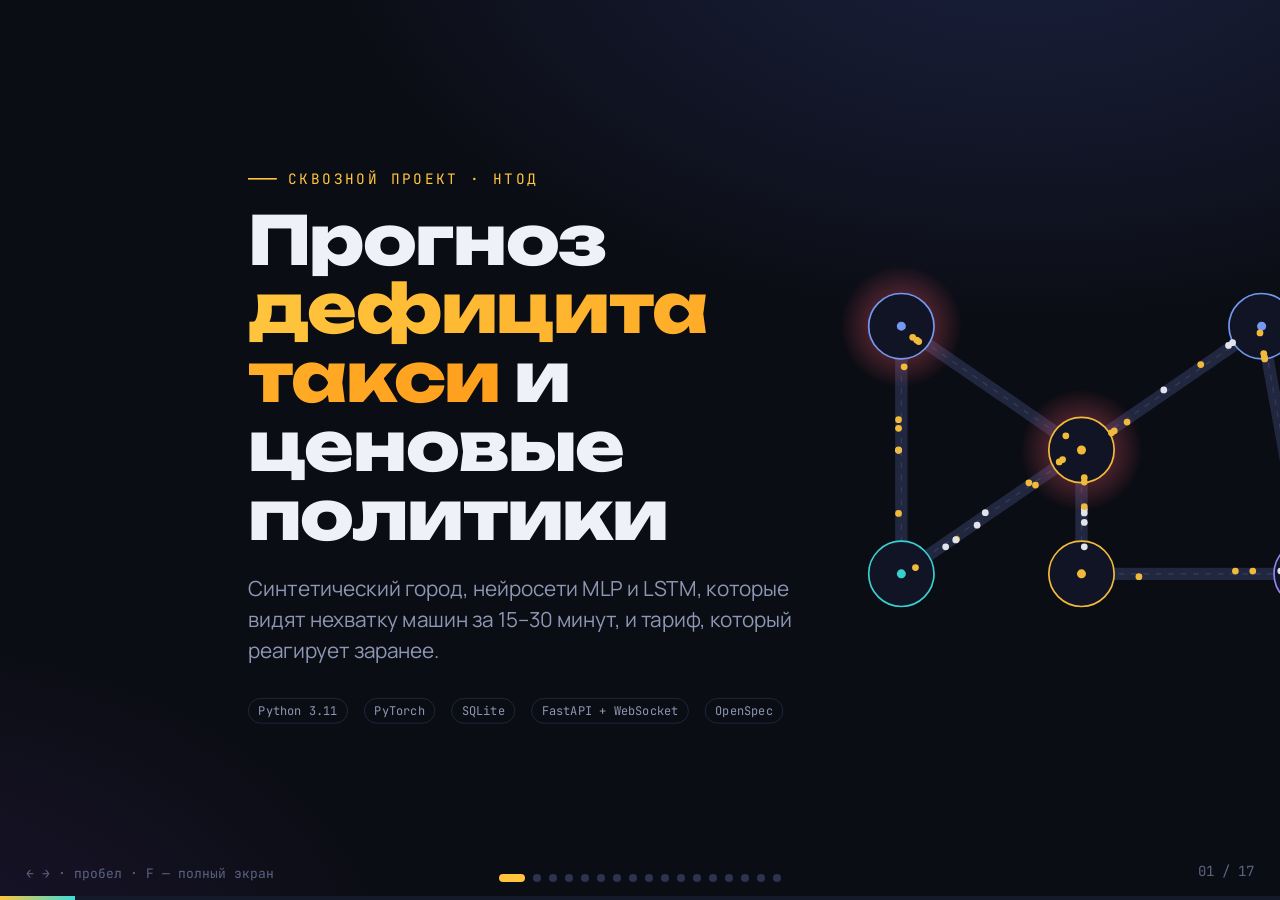
<file: presentation.html>
<!doctype html>
<html lang="ru">
<head>
<meta charset="utf-8">
<meta name="viewport" content="width=device-width, initial-scale=1">
<title>Дефицит такси — презентация</title>
<link rel="preconnect" href="https://fonts.googleapis.com">
<link href="https://fonts.googleapis.com/css2?family=Unbounded:wght@400;600;800&family=Manrope:wght@400;500;700&family=JetBrains+Mono:wght@400;600&display=swap" rel="stylesheet">
<style>
:root{
  --bg:#0b0d14; --bg2:#121624; --panel:#161b2c; --line:#262d45;
  --ink:#eef1f8; --mute:#8d96b3; --dim:#5a6382;
  --taxi:#ffc53d; --taxi2:#ff9f1c; --teal:#3ddbd9; --red:#ff5d73; --violet:#9b8cff; --green:#5be38f;
  --display:'Unbounded',system-ui,sans-serif; --body:'Manrope',system-ui,sans-serif; --mono:'JetBrains Mono',ui-monospace,monospace;
}
*{box-sizing:border-box;margin:0;padding:0}
html,body{height:100%;background:var(--bg);color:var(--ink);font-family:var(--body);overflow:hidden}
body{background:radial-gradient(1200px 700px at 80% -10%,#1b2140 0,transparent 60%),radial-gradient(900px 600px at -10% 110%,#1d1530 0,transparent 60%),var(--bg)}

/* stage: fixed 1600x900, scaled to fit */
#viewport{position:fixed;inset:0;display:grid;place-items:center}
#stage{width:1600px;height:900px;position:relative;transform-origin:center center;flex:none}
.slide{position:absolute;inset:0;padding:80px 110px;display:flex;flex-direction:column;opacity:0;pointer-events:none;transform:translateX(60px) scale(.985);transition:opacity .6s ease,transform .7s cubic-bezier(.2,.8,.2,1)}
.slide.active{opacity:1;pointer-events:auto;transform:none}
.slide.prev{transform:translateX(-60px) scale(.985)}

.rv{opacity:0;transform:translateY(22px);transition:opacity .6s ease,transform .7s cubic-bezier(.2,.8,.2,1)}
.slide.active .rv{opacity:1;transform:none}
.slide.active .rv:nth-child(1){transition-delay:.08s}.slide.active .rv:nth-child(2){transition-delay:.16s}
.slide.active .rv:nth-child(3){transition-delay:.24s}.slide.active .rv:nth-child(4){transition-delay:.32s}
.slide.active .rv:nth-child(5){transition-delay:.40s}.slide.active .rv:nth-child(6){transition-delay:.48s}
.slide.active .rv:nth-child(7){transition-delay:.56s}.slide.active .rv:nth-child(8){transition-delay:.64s}

.kicker{font-family:var(--mono);font-size:18px;letter-spacing:.18em;text-transform:uppercase;color:var(--taxi);display:flex;align-items:center;gap:14px;margin-bottom:22px}
.kicker::before{content:"";width:36px;height:2px;background:var(--taxi)}
h1{font-family:var(--display);font-weight:800;font-size:84px;line-height:1.02;letter-spacing:-.02em}
h2{font-family:var(--display);font-weight:600;font-size:52px;line-height:1.1;letter-spacing:-.01em;margin-bottom:36px}
h3{font-family:var(--display);font-weight:600;font-size:24px;margin-bottom:10px}
p,li{font-size:24px;line-height:1.5;color:#c9cfe2}
.mute{color:var(--mute)} .mono{font-family:var(--mono)}
.hl{color:var(--taxi)} .tl{color:var(--teal)} .rd{color:var(--red)} .vi{color:var(--violet)} .gr{color:var(--green)}
code{font-family:var(--mono);font-size:.86em;background:#1d2338;border:1px solid var(--line);padding:2px 8px;border-radius:6px;color:#ffd77a}

.grid{display:grid;gap:26px}
.g2{grid-template-columns:1fr 1fr}.g3{grid-template-columns:repeat(3,1fr)}.g4{grid-template-columns:repeat(4,1fr)}
.card{background:linear-gradient(180deg,#181e31,#131828);border:1px solid var(--line);border-radius:22px;padding:30px 32px;position:relative;overflow:hidden}
.card p{font-size:21px}
.card .ic{width:54px;height:54px;border-radius:14px;display:grid;place-items:center;margin-bottom:18px;font-size:26px}
.glow::after{content:"";position:absolute;inset:-1px;border-radius:inherit;padding:1px;background:linear-gradient(135deg,var(--taxi),transparent 40%,transparent 60%,var(--teal));-webkit-mask:linear-gradient(#000 0 0) content-box,linear-gradient(#000 0 0);-webkit-mask-composite:xor;mask-composite:exclude;opacity:.55;pointer-events:none}
.num{font-family:var(--display);font-weight:800;font-size:64px;line-height:1}
.tag{display:inline-block;font-family:var(--mono);font-size:15px;padding:5px 12px;border-radius:99px;border:1px solid var(--line);color:var(--mute);margin:0 8px 8px 0}

/* title */
#s-title{justify-content:center}
#s-title h1 span{background:linear-gradient(90deg,var(--taxi),var(--taxi2));-webkit-background-clip:text;background-clip:text;color:transparent}
#titleCity{position:absolute;right:40px;top:50%;transform:translateY(-50%);width:760px;opacity:.95}
.chip-row{display:flex;gap:12px;margin-top:40px;flex-wrap:wrap}

/* pipeline */
.pipe{display:flex;align-items:stretch;gap:0;margin-top:10px}
.pipe .st{flex:1;background:var(--panel);border:1px solid var(--line);border-radius:20px;padding:26px 22px;position:relative}
.pipe .st h3{font-size:21px}
.pipe .st p{font-size:18px;line-height:1.45}
.pipe .st .mono{font-size:14px;color:var(--dim);display:block;margin-top:12px}
.pipe .ar{width:46px;display:grid;place-items:center;color:var(--taxi);font-size:28px;flex:none}
.pipe .ar i{display:block;width:100%;height:2px;background:linear-gradient(90deg,transparent,var(--taxi));position:relative;overflow:hidden}
.pipe .ar i::after{content:"";position:absolute;left:-30%;top:0;width:30%;height:100%;background:#fff;animation:flow 1.6s linear infinite}
@keyframes flow{to{left:130%}}

/* loop */
.loop{display:grid;grid-template-columns:repeat(5,1fr);gap:18px;counter-reset:s}
.loop .card{padding:26px 24px}
.loop .card::before{counter-increment:s;content:"0" counter(s);font-family:var(--mono);color:var(--taxi);font-size:16px;display:block;margin-bottom:14px}
.formula{font-family:var(--mono);font-size:26px;background:#10131f;border:1px solid var(--line);border-left:4px solid var(--red);border-radius:14px;padding:22px 28px;color:#fff;margin-top:30px}

/* bars */
.bars{display:flex;flex-direction:column;gap:18px}
.bar{display:grid;grid-template-columns:230px 1fr 90px;align-items:center;gap:18px;font-size:20px}
.bar .tr{height:34px;background:#141a2b;border-radius:10px;overflow:hidden;border:1px solid var(--line)}
.bar .fl{height:100%;width:0;border-radius:9px;transition:width 1.1s cubic-bezier(.2,.8,.2,1)}
.bar .v{font-family:var(--mono);font-size:20px;text-align:right}
.seg{display:inline-flex;background:#121726;border:1px solid var(--line);border-radius:99px;padding:4px}
.seg button{all:unset;cursor:pointer;font-family:var(--mono);font-size:16px;padding:8px 18px;border-radius:99px;color:var(--mute)}
.seg button.on{background:var(--taxi);color:#1b1400;font-weight:600}

/* epoch */
.epoch{display:flex;height:84px;border-radius:16px;overflow:hidden;border:1px solid var(--line);margin:18px 0 12px}
.epoch div{display:flex;align-items:center;justify-content:center;font-family:var(--mono);font-size:18px;color:#0b0d14;font-weight:600}

/* table */
table{width:100%;border-collapse:collapse;font-size:22px}
th{font-family:var(--mono);font-weight:400;font-size:15px;color:var(--mute);text-transform:uppercase;letter-spacing:.1em;text-align:right;padding:14px 18px;border-bottom:1px solid var(--line)}
th:first-child,td:first-child{text-align:left}
td{padding:18px;text-align:right;border-bottom:1px solid #1c2236;font-family:var(--mono)}
td:first-child{font-family:var(--body);font-weight:700}
tr.win td{background:rgba(255,197,61,.06)}
.dot{display:inline-block;width:12px;height:12px;border-radius:50%;margin-right:12px;vertical-align:middle}
.pos{color:var(--green)} .neg{color:var(--red)}

/* timeline */
.tl-wrap{display:grid;grid-template-columns:repeat(5,1fr);gap:16px;margin-top:6px}
.ms{background:var(--panel);border:1px solid var(--line);border-radius:18px;padding:22px 20px;border-top:4px solid var(--c)}
.ms h3{font-size:20px;color:var(--c)}
.ms .d{font-family:var(--mono);font-size:14px;color:var(--dim);margin-bottom:14px}
.ms ul{list-style:none}
.ms li{font-family:var(--mono);font-size:16px;line-height:1.3;padding:7px 0;border-bottom:1px dashed #232a40;color:#cdd3e6}
.ms li:last-child{border:0}

/* chrome */
#hud{position:fixed;left:0;right:0;bottom:0;height:4px;background:#151a2a;z-index:5}
#bar{height:100%;width:0;background:linear-gradient(90deg,var(--taxi),var(--teal));transition:width .5s}
#ctr{position:fixed;right:26px;bottom:20px;font-family:var(--mono);font-size:14px;color:var(--dim);z-index:5}
#dots{position:fixed;left:50%;bottom:18px;transform:translateX(-50%);display:flex;gap:8px;z-index:5}
#dots b{width:8px;height:8px;border-radius:99px;background:#2b3350;cursor:pointer;transition:all .3s}
#dots b.on{width:26px;background:var(--taxi)}
#help{position:fixed;left:26px;bottom:18px;font-family:var(--mono);font-size:13px;color:var(--dim);z-index:5}
.navbtn{position:fixed;top:50%;transform:translateY(-50%);width:48px;height:48px;border-radius:50%;border:1px solid var(--line);background:rgba(18,22,36,.7);color:var(--mute);font-size:22px;cursor:pointer;z-index:5;opacity:.0;transition:opacity .3s}
body:hover .navbtn{opacity:.8}
#prevB{left:16px}#nextB{right:16px}
@media (max-width:700px){#help{display:none}}
</style>
</head>
<body>
<div id="viewport"><div id="stage">

<!-- 1. Title -->
<section class="slide" id="s-title">
  <svg id="titleCity" viewBox="0 0 1080 800"></svg>
  <div style="max-width:820px;position:relative">
    <div class="kicker rv">Сквозной проект · НТОД</div>
    <h1 class="rv">Прогноз <span>дефицита такси</span> и ценовые политики</h1>
    <p class="rv mute" style="margin-top:30px;font-size:26px;max-width:700px">Синтетический город, нейросети MLP и LSTM, которые видят нехватку машин за&nbsp;15–30&nbsp;минут, и тариф, который реагирует заранее.</p>
    <div class="chip-row rv"><span class="tag">Python 3.11</span><span class="tag">PyTorch</span><span class="tag">SQLite</span><span class="tag">FastAPI + WebSocket</span><span class="tag">OpenSpec</span></div>
  </div>
</section>

<!-- 2. Problem -->
<section class="slide">
  <div class="kicker rv">Проблема</div>
  <h2 class="rv">Когда дефицит виден, бороться с ним уже поздно</h2>
  <div class="grid g3" style="margin-top:20px">
    <div class="card rv"><div class="ic" style="background:rgba(255,93,115,.14)">⏱</div><h3>Реакция по факту</h3><p>Тариф поднимается, когда машин уже нет. Пока водители доедут из соседней зоны (5–10&nbsp;мин), пик проходит.</p></div>
    <div class="card rv glow"><div class="ic" style="background:rgba(255,197,61,.14)">🔮</div><h3>Прогноз</h3><p>Нейросеть по истории города оценивает спрос и вероятность дефицита в каждой зоне на&nbsp;<b class="hl">15 и 30 минут</b> вперёд.</p></div>
    <div class="card rv"><div class="ic" style="background:rgba(61,219,217,.14)">⚖</div><h3>Честная проверка</h3><p>Один и тот же мир (тот же seed) прогоняется с разными политиками. Сравнение идёт на одной и той же неделе.</p></div>
  </div>
  <p class="rv mute" style="margin-top:46px;font-size:22px">Главный вопрос: <span style="color:var(--ink)">лучше ли прогнозный тариф, чем реактивный и чем отсутствие политики?</span></p>
</section>

<!-- 3. Goals -->
<section class="slide">
  <div class="kicker rv">Цели проекта</div>
  <h2 class="rv">Четыре результата, которые можно проверить</h2>
  <div class="grid g2">
    <div class="card rv"><div class="num hl">01</div><h3 style="margin-top:14px">Детерминированный мир</h3><p>Дискретно-событийный симулятор с суточной волной, дождём и «пятничным вечером». Дефицит откалиброван в коридоре 10–20&nbsp;% времени.</p></div>
    <div class="card rv"><div class="num tl">02</div><h3 style="margin-top:14px">Нейросеть лучше наивов</h3><p>MLP и LSTM сравниваются с прогнозами «как сейчас» и «сутки назад» по MAE/RMSE, F1 и калибровке.</p></div>
    <div class="card rv"><div class="num vi">03</div><h3 style="margin-top:14px">Лаборатория политик</h3><p>Четыре ветки будущего A/B/C/D на одном seed: без политики, реактивная, по прогнозу MLP, по прогнозу LSTM.</p></div>
    <div class="card rv"><div class="num gr">04</div><h3 style="margin-top:14px">Всё видно глазами</h3><p>Веб-интерфейс с вкладками: живая карта «Город», «Лаборатория» (факт и прогноз) и «Сравнение» миров.</p></div>
  </div>
</section>

<!-- 4. Architecture -->
<section class="slide">
  <div class="kicker rv">Архитектура</div>
  <h2 class="rv">Конвейер от мира до вердикта</h2>
  <div class="pipe rv">
    <div class="st"><h3 class="hl">Симулятор</h3><p>Минутный цикл: спрос, водители, погода, тарифы</p><span class="mono">simulator/</span></div>
    <div class="ar"><i></i></div>
    <div class="st"><h3 class="tl">SQLite</h3><p><code>trips</code>, <code>zone_metrics_5min</code>, <code>forecasts</code></p><span class="mono">storage/</span></div>
    <div class="ar"><i></i></div>
    <div class="st"><h3 class="vi">ML</h3><p>Скользящее окно, MLP и LSTM, walk-forward инференс</p><span class="mono">ml/</span></div>
    <div class="ar"><i></i></div>
    <div class="st"><h3 style="color:var(--red)">Политики</h3><p>Ступенчатый тариф по P(дефицит), δ-калибровка</p><span class="mono">simulator/policy.py</span></div>
    <div class="ar"><i></i></div>
    <div class="st"><h3 class="gr">Веб</h3><p>FastAPI, REST и WS, карта и графики на чистом JS</p><span class="mono">app/</span></div>
  </div>
  <div class="grid g3 rv" style="margin-top:44px">
    <p class="mute" style="font-size:20px"><b style="color:var(--ink)">Единый конфиг</b> <code>config.yaml</code> со строгой валидацией pydantic: неизвестный ключ считается ошибкой.</p>
    <p class="mute" style="font-size:20px"><b style="color:var(--ink)">Детерминизм:</b> seed 42 → побитово одинаковые БД. Эпоха ML сверяется с эталоном по md5.</p>
    <p class="mute" style="font-size:20px"><b style="color:var(--ink)">Защита данных:</b> генерация в непустую БД завершается с кодом 2.</p>
  </div>
</section>

<!-- 5. City -->
<section class="slide">
  <div style="display:grid;grid-template-columns:1fr 820px;gap:40px;height:100%">
    <div>
      <div class="kicker rv">Город</div>
      <h2 class="rv">6 зон, 7 дорог, 380 машин</h2>
      <p class="rv">Каждая зона имеет архетип и две «притягательности»: как источник заказов и как цель поездок.</p>
      <div class="rv" style="margin-top:28px;display:flex;flex-direction:column;gap:12px;font-size:20px">
        <div><span class="dot" style="background:#7aa2ff"></span>спальные районы (×2)</div>
        <div><span class="dot" style="background:var(--taxi)"></span>центр и офисы</div>
        <div><span class="dot" style="background:var(--violet)"></span>аэропорт</div>
        <div><span class="dot" style="background:var(--teal)"></span>lounge: смешанная зона</div>
      </div>
      <p class="rv mute" style="margin-top:28px;font-size:19px">Кратчайшие пути считает Флойд при старте. Красная пульсация на карте показывает зону в дефиците.</p>
    </div>
    <svg id="cityMap" class="rv" viewBox="0 0 1080 800" style="width:100%;align-self:center"></svg>
  </div>
</section>

<!-- 6. Engine loop -->
<section class="slide">
  <div class="kicker rv">Как работает симулятор</div>
  <h2 class="rv">Каждая сим-минута проходит пять шагов</h2>
  <div class="loop">
    <div class="card rv"><h3>Среда</h3><p>Марковские переходы погоды, календарь, «пятничный вечер», тариф</p></div>
    <div class="card rv"><h3>Спрос</h3><p>Пуассон с мультипликативной λ: час × архетип × погода × событие, эластичность по тарифу</p></div>
    <div class="card rv"><h3>Диспатч</h3><p>Ближайший свободный водитель, ничья по id. Заказ ждёт не дольше 6&nbsp;мин</p></div>
    <div class="card rv"><h3>Движение</h3><p>Подача и поездка по матрице путей, в дождь дольше</p></div>
    <div class="card rv"><h3>Агрегация</h3><p>5-минутные метрики по зонам: заказы, свободные, ожидание, тариф</p></div>
  </div>
  <div class="formula rv">дефицит(зона, 5 мин) = <span class="hl">free_drivers / max(requests, 1) &lt; 0.5</span> &nbsp;или&nbsp; <span class="rd">unfulfilled &gt; 0</span></div>
  <p class="rv mute" style="margin-top:22px;font-size:20px">Случайность разделена на два независимых потока <code>SeedSequence.spawn(2)</code>: эндогенный (спрос) и экзогенный (погода). Политика меняет цену, но погода во всех ветках остаётся одинаковой.</p>
</section>

<!-- 7. Calibration -->
<section class="slide">
  <div class="kicker rv">Калибровка мира · M2</div>
  <h2 class="rv">От «всё красное» к осмысленной задаче</h2>
  <div class="grid g2" style="align-items:center;gap:60px">
    <div class="rv">
      <svg viewBox="0 0 600 340" style="width:100%">
        <defs><linearGradient id="gauge" x1="0" x2="1"><stop offset="0" stop-color="#5be38f"/><stop offset=".5" stop-color="#ffc53d"/><stop offset="1" stop-color="#ff5d73"/></linearGradient></defs>
        <path d="M60 300 A240 240 0 0 1 540 300" fill="none" stroke="#1c2236" stroke-width="34" stroke-linecap="round"/>
        <path d="M60 300 A240 240 0 0 1 540 300" fill="none" stroke="url(#gauge)" stroke-width="34" stroke-linecap="round" opacity=".9"/>
        <!-- corridor 10-20% -->
        <path id="corr" fill="none" stroke="#fff" stroke-width="6" stroke-linecap="round"/>
        <line id="needle" x1="300" y1="300" x2="300" y2="90" stroke="#fff" stroke-width="6" stroke-linecap="round" style="transform-origin:300px 300px;transition:transform 1.6s cubic-bezier(.3,1.4,.4,1)"/>
        <circle cx="300" cy="300" r="16" fill="#fff"/>
        <text x="60" y="336" fill="#5a6382" font-family="JetBrains Mono" font-size="18" text-anchor="middle">0%</text>
        <text x="540" y="336" fill="#5a6382" font-family="JetBrains Mono" font-size="18" text-anchor="middle">100%</text>
      </svg>
      <div style="text-align:center;margin-top:6px"><span class="num" id="gaugeVal">67.3%</span><div class="mono mute" style="margin-top:8px">доля дефицитных 5-минуток</div></div>
    </div>
    <div>
      <div class="card rv" style="margin-bottom:20px"><h3 class="rd">Было: 67,3 %</h3><p>Стартовые числа: парк 200, дефицит в 2/3 окон. Класс вырождается, модели нечего различать.</p></div>
      <div class="card rv glow" style="margin-bottom:20px"><h3 class="gr">Стало: 18,8 %</h3><p>Парк 380, новые профили спроса, <code>dest_decay_min</code>&nbsp;12. Цифра попадает в коридор [10, 20].</p></div>
      <p class="rv mute" style="font-size:19px">30 дней мира: 272 573 поездки, прогон за 22,5&nbsp;с при бюджете 60&nbsp;с. Приёмка <code>make accept-m2</code> проверяет критерии A1–A13.</p>
    </div>
  </div>
</section>

<!-- 8. Dataset -->
<section class="slide">
  <div class="kicker rv">Данные для ML · M3</div>
  <h2 class="rv">Эпоха 37 дней и защита от утечек</h2>
  <div class="rv">
    <div class="epoch">
      <div style="flex:28;background:linear-gradient(90deg,#7aa2ff,#9b8cff)">обучение · 28 дней</div>
      <div style="flex:2;background:var(--taxi)">вал</div>
      <div style="flex:7;background:var(--teal)">тест · 7 дней</div>
    </div>
    <div class="mono mute" style="display:flex;justify-content:space-between;font-size:15px"><span>день 1</span><span>первые 30 дней побитово совпадают с taxi.db (md5)</span><span>день 37</span></div>
  </div>
  <div class="grid g3" style="margin-top:44px">
    <div class="card rv"><div class="num hl" data-count="48174">0</div><p style="margin-top:10px">обучающих окон (плюс 3 456 на валидации)</p></div>
    <div class="card rv"><div class="num tl">3 ч</div><p style="margin-top:10px">окно истории. Победило в переборе 3/6/12&nbsp;ч: val MAE 1,81 против 1,85 и 1,84</p></div>
    <div class="card rv"><div class="num vi">15 / 30</div><p style="margin-top:10px">минут: горизонты прогноза спроса, свободных машин и вероятности дефицита</p></div>
  </div>
  <p class="rv mute" style="margin-top:30px;font-size:20px">Скейлеры обучаются только на train. Тестовая неделя прогоняется walk-forward: в момент <i>t</i> модель видит лишь прошлое. Прогнозы всех моделей пишутся в одну таблицу <code>forecasts</code>.</p>
</section>

<!-- 9. Models -->
<section class="slide">
  <div class="kicker rv">Модели</div>
  <h2 class="rv">Общее туловище и multi-task головы</h2>
  <svg class="rv" viewBox="0 0 1380 430" style="width:100%">
    <defs>
      <marker id="ah" viewBox="0 0 10 10" refX="9" refY="5" markerWidth="8" markerHeight="8" orient="auto"><path d="M0 0L10 5L0 10z" fill="#ffc53d"/></marker>
    </defs>
    <g font-family="Manrope" fill="#eef1f8">
      <rect x="0" y="70" width="250" height="120" rx="18" fill="#161b2c" stroke="#262d45"/>
      <text x="125" y="120" text-anchor="middle" font-size="24" font-weight="700">Окно 3 ч</text>
      <text x="125" y="154" text-anchor="middle" font-size="17" fill="#8d96b3">36 × признаки зоны</text>
      <rect x="0" y="240" width="250" height="120" rx="18" fill="#161b2c" stroke="#262d45"/>
      <text x="125" y="290" text-anchor="middle" font-size="24" font-weight="700">Зона</text>
      <text x="125" y="324" text-anchor="middle" font-size="17" fill="#8d96b3">embedding, dim 8</text>

      <rect x="360" y="40" width="360" height="160" rx="20" fill="rgba(155,140,255,.1)" stroke="#9b8cff"/>
      <text x="540" y="104" text-anchor="middle" font-size="28" font-weight="700" fill="#9b8cff">MLP</text>
      <text x="540" y="142" text-anchor="middle" font-size="18" fill="#c9cfe2">256 → 128, dropout 0.1</text>
      <rect x="360" y="230" width="360" height="160" rx="20" fill="rgba(61,219,217,.1)" stroke="#3ddbd9"/>
      <text x="540" y="294" text-anchor="middle" font-size="28" font-weight="700" fill="#3ddbd9">LSTM</text>
      <text x="540" y="332" text-anchor="middle" font-size="18" fill="#c9cfe2">hidden 64, 1 слой</text>

      <circle cx="830" cy="215" r="54" fill="#1d2338" stroke="#ffc53d" stroke-width="2"/>
      <text x="830" y="225" text-anchor="middle" font-size="32" font-weight="800" fill="#ffc53d" font-family="Unbounded">R</text>

      <rect x="960" y="30" width="420" height="100" rx="16" fill="#161b2c" stroke="#262d45"/>
      <text x="990" y="74" font-size="22" font-weight="700">Заказы через 15/30 мин</text>
      <text x="990" y="106" font-size="16" fill="#8d96b3" font-family="JetBrains Mono">регрессия · MSE</text>
      <rect x="960" y="165" width="420" height="100" rx="16" fill="#161b2c" stroke="#262d45"/>
      <text x="990" y="209" font-size="22" font-weight="700">Свободные машины</text>
      <text x="990" y="241" font-size="16" fill="#8d96b3" font-family="JetBrains Mono">регрессия · MSE</text>
      <rect x="960" y="300" width="420" height="100" rx="16" fill="#161b2c" stroke="#ff5d73"/>
      <text x="990" y="344" font-size="22" font-weight="700">P(дефицит)</text>
      <text x="990" y="376" font-size="16" fill="#8d96b3" font-family="JetBrains Mono">классификация · BCE, pos_weight 4.2</text>
    </g>
    <g stroke="#ffc53d" stroke-width="2.5" fill="none" marker-end="url(#ah)" class="flowln">
      <path d="M250 130 C300 130 310 120 355 120"/><path d="M250 300 C300 300 310 310 355 310"/>
      <path d="M250 130 C300 200 310 280 355 300" opacity=".35"/><path d="M250 300 C300 230 310 150 355 130" opacity=".35"/>
      <path d="M720 120 C760 120 760 190 774 200"/><path d="M720 310 C760 310 760 240 774 230"/>
      <path d="M884 200 C920 170 920 80 955 80"/><path d="M884 215 L955 215"/><path d="M884 230 C920 260 920 350 955 350"/>
    </g>
  </svg>
  <p class="rv mute" style="margin-top:18px;font-size:20px">Тема курса — MLP, в ТЗ указана LSTM. Обучили обе: общий контракт «окно + зона → R» делает сравнение честным. Adam, lr 1e-3, batch 256, early stopping (patience 8). MLP обучается за 18,6&nbsp;с.</p>
</section>

<!-- 10. Results -->
<section class="slide">
  <div style="display:flex;justify-content:space-between;align-items:flex-start">
    <div><div class="kicker rv">Результаты M3 · тестовая неделя</div><h2 class="rv">Сети обыгрывают наивы</h2></div>
    <div class="seg rv" id="hzSeg" style="margin-top:40px"><button data-h="15" class="on">15 мин</button><button data-h="30">30 мин</button></div>
  </div>
  <div class="grid g2" style="gap:70px">
    <div class="rv">
      <h3 style="margin-bottom:24px">MAE спроса, заказов <span class="mute" style="font-size:16px">меньше — лучше</span></h3>
      <div class="bars" id="maeBars"></div>
    </div>
    <div class="rv">
      <h3 style="margin-bottom:24px">F1 детекции дефицита <span class="mute" style="font-size:16px">больше — лучше</span></h3>
      <div class="bars" id="f1Bars"></div>
    </div>
  </div>
  <div class="grid g3 rv" style="margin-top:50px">
    <div><span class="num gr" style="font-size:48px">−27%</span><p class="mute" style="font-size:19px;margin-top:6px">ошибка спроса LSTM относительно лучшего наива (15 мин)</p></div>
    <div><span class="num hl" style="font-size:48px">94,5%</span><p class="mute" style="font-size:19px;margin-top:6px">recall дефицита у LSTM: пропускает 1 эпизод из 18</p></div>
    <div><span class="num tl" style="font-size:48px">+0,10</span><p class="mute" style="font-size:19px;margin-top:6px">прирост F1 к «как сейчас» (0,54 → 0,64)</p></div>
  </div>
</section>

<!-- 11. Policies -->
<section class="slide">
  <div class="kicker rv">Лаборатория политик · M5+M6</div>
  <h2 class="rv">Четыре мира на одной неделе</h2>
  <div class="grid g4">
    <div class="card rv" style="border-top:4px solid #8d96b3"><div class="mono mute">A · a-base</div><h3 style="margin-top:10px">Без политики</h3><p>Контроль: тариф задаёт только среда</p></div>
    <div class="card rv" style="border-top:4px solid var(--red)"><div class="mono rd">B · b-reactive</div><h3 style="margin-top:10px">Реактивная</h3><p>×1.3, когда дефицит уже наступил</p></div>
    <div class="card rv" style="border-top:4px solid var(--violet)"><div class="mono vi">C · c-mlp</div><h3 style="margin-top:10px">По прогнозу MLP</h3><p>Ступени ×1.15 / ×1.3 / ×1.5 по P(дефицит)</p></div>
    <div class="card rv" style="border-top:4px solid var(--teal)"><div class="mono tl">D · d-lstm</div><h3 style="margin-top:10px">По прогнозу LSTM</h3><p>Те же ступени, другая сеть</p></div>
  </div>
  <div class="grid g2" style="margin-top:36px;gap:40px">
    <div class="card rv">
      <h3>δ-калибровка порогов</h3>
      <p>Без калибровки сети вмешивались в 31–33&nbsp;% окон. Сдвиг порога δ подобран так, чтобы обе вмешивались ровно в <b class="hl">10&nbsp;%</b>.</p>
      <div class="bars" style="margin-top:20px" id="fireBars"></div>
    </div>
    <div class="card rv">
      <h3>Равная информационная база</h3>
      <p>Каждый мир хранит «теневые» прогнозы обеих сетей, даже если политика их не использует. Разница между мирами объясняется только решением о цене.</p>
      <p class="mono mute" style="font-size:16px;margin-top:18px">python -m simulator.branches --all</p>
    </div>
  </div>
</section>

<!-- 12. Verdict -->
<section class="slide">
  <div class="kicker rv">Вердикт · 2–8 декабря, тестовая неделя</div>
  <h2 class="rv">Дефицит снижается, выручка пока нет</h2>
  <table class="rv">
    <thead><tr><th>Мир</th><th>Поездки</th><th>Ожидание, мин</th><th>Доля дефицита</th><th>Выручка</th><th>Δ выручки к A</th></tr></thead>
    <tbody>
      <tr><td><span class="dot" style="background:#8d96b3"></span>A · без политики</td><td>63 474</td><td>0.66</td><td>18.1%</td><td>14 308 284</td><td>—</td></tr>
      <tr><td><span class="dot" style="background:var(--red)"></span>B · реактивная</td><td>60 259</td><td class="pos">0.40</td><td class="pos">14.7%</td><td>14 249 044</td><td class="neg">−0.41%</td></tr>
      <tr><td><span class="dot" style="background:var(--violet)"></span>C · MLP</td><td>62 211</td><td>0.57</td><td>17.3%</td><td>14 271 286</td><td class="neg">−0.26%</td></tr>
      <tr class="win"><td><span class="dot" style="background:var(--teal)"></span>D · LSTM</td><td>61 344</td><td class="pos">0.50</td><td class="pos">15.4%</td><td>14 275 939</td><td class="neg">−0.23%</td></tr>
    </tbody>
  </table>
  <div class="grid g2 rv" style="margin-top:34px;gap:40px">
    <p style="font-size:21px"><b class="hl">Что видно.</b> Все политики сокращают дефицит и ожидание. LSTM теряет меньше всех выручки и почти догоняет реактивную политику по дефициту.</p>
    <p style="font-size:21px"><b class="rd">Почему не лучше.</b> Надбавка только гасит спрос через эластичность. Свободные водители на тариф не реагируют, поэтому раннему прогнозу нечем «отработать».</p>
  </div>
</section>

<!-- 13. Supply response -->
<section class="slide">
  <div class="kicker rv">Следующий шаг · m6-supply-response</div>
  <h2 class="rv">Тариф как сигнал водителям</h2>
  <div class="grid g2" style="gap:50px;align-items:center">
    <div>
      <p class="rv">В реальном такси надбавка притягивает машины. Если выставить тариф за 15 минут до дефицита, водители успеют доехать: путь между соседними зонами 5–10&nbsp;мин.</p>
      <ul class="rv" style="margin-top:24px;padding-left:26px">
        <li>Каждые 5 мин свободные водители решают, ехать ли в зону, где тариф выше хотя бы на 0,10</li>
        <li>Уезжает до 30&nbsp;% свободных машин, путь не длиннее 12&nbsp;мин</li>
        <li>Новое состояние <code>relocating</code>. Начатый переезд не отменяется</li>
        <li>Правило детерминированное, флаг <code>enabled: false</code> сохраняет старые данные валидными</li>
      </ul>
    </div>
    <svg id="repoSvg" class="rv" viewBox="0 0 600 420" style="width:100%"></svg>
  </div>
</section>

<!-- 14. OpenSpec -->
<section class="slide">
  <div class="kicker rv">Процесс · OpenSpec</div>
  <h2 class="rv">25 изменений из архива, 14 дней</h2>
  <div class="tl-wrap">
    <div class="ms rv" style="--c:#7aa2ff"><h3>M1 · Каркас</h3><div class="d">02–03.11</div><ul><li>m1-tooling</li><li>m1-common</li><li>m1-config</li><li>m1-storage</li></ul></div>
    <div class="ms rv" style="--c:var(--taxi)"><h3>M2 · Движок</h3><div class="d">03–04.11</div><ul><li>m2-city</li><li>m2-demand</li><li>m2-drivers</li><li>m2-env</li><li>m2-loop</li><li>m2-calibration</li></ul></div>
    <div class="ms rv" style="--c:var(--green)"><h3>Живой город</h3><div class="d">05–06.11</div><ul><li>live-engine</li><li>replay-server</li><li>city-canvas</li></ul></div>
    <div class="ms rv" style="--c:var(--violet)"><h3>M3 · ML</h3><div class="d">06–07.11</div><ul><li>m3-dataset</li><li>m3-baselines</li><li>m3-model</li><li>m3-train-cli</li><li>m3-inference</li><li>m3-ml-tab</li></ul></div>
    <div class="ms rv" style="--c:var(--teal)"><h3>M5+M6 · Политики</h3><div class="d">09–15.11</div><ul><li>m6-rng-branches</li><li>m6-policy</li><li>m6-worlds</li><li>m6-worlds-ui</li><li>m6-compare-tab</li><li>m6-supply-response</li></ul></div>
  </div>
  <p class="rv mute" style="margin-top:26px;font-size:20px">Цикл каждого изменения: <span style="color:var(--ink)">proposal → design → specs → tasks → apply → verify → archive</span>. Дельты спецификаций сливаются в <code>openspec/specs/</code>.</p>
</section>

<!-- 15. Numbers -->
<section class="slide">
  <div class="kicker rv">Проект в цифрах</div>
  <h2 class="rv">Спецификации служат контрактом, тесты их проверяют</h2>
  <div class="grid g4" style="margin-top:20px">
    <div class="card rv glow"><div class="num hl" data-count="23">0</div><p style="margin-top:12px">спецификаций возможностей</p></div>
    <div class="card rv"><div class="num tl" data-count="141">0</div><p style="margin-top:12px">требований</p></div>
    <div class="card rv"><div class="num vi" data-count="355">0</div><p style="margin-top:12px">сценариев WHEN/THEN</p></div>
    <div class="card rv"><div class="num gr" data-count="384">0</div><p style="margin-top:12px">тестов pytest в 28 файлах</p></div>
  </div>
  <div class="grid g3" style="margin-top:26px">
    <div class="card rv"><div class="num" data-count="8523" style="font-size:48px">0</div><p style="margin-top:12px">строк Python в simulator, ml, storage, common, app</p></div>
    <div class="card rv"><div class="num" data-count="2236" style="font-size:48px">0</div><p style="margin-top:12px">строк JS фронтенда без фреймворков</p></div>
    <div class="card rv"><div class="num" style="font-size:48px">make</div><p style="margin-top:12px">одна точка входа: <code>install</code>, <code>lint</code>, <code>test</code>, <code>serve</code></p></div>
  </div>
</section>

<!-- 16. UI + run -->
<section class="slide">
  <div class="kicker rv">Веб-интерфейс и запуск</div>
  <h2 class="rv">Три вкладки и семь команд</h2>
  <div class="grid g2" style="gap:50px">
    <div style="display:flex;flex-direction:column;gap:18px">
      <div class="card rv"><h3 class="hl">Город</h3><p>Живая карта с машинами и дефицитом по зонам, перемотка в обе стороны через событийный лог и WebSocket, переключатель миров.</p></div>
      <div class="card rv"><h3 class="tl">Лаборатория</h3><p>Факт и прогноз по зонам, ошибка, калибровка вероятностей, сводка «наив-1 / наив-2 / MLP / LSTM».</p></div>
      <div class="card rv"><h3 class="vi">Сравнение</h3><p>Поездки, отказы, ожидание и кумулятивная выручка по веткам A/B/C/D.</p></div>
    </div>
    <pre class="rv mono" style="background:#0e111b;border:1px solid var(--line);border-radius:20px;padding:30px 34px;font-size:19px;line-height:1.75;color:#c9cfe2;overflow:hidden"><span class="mute"># окружение</span>
<span class="hl">make</span> install
<span class="mute"># 30 дней мира и эпоха ML</span>
<span class="hl">make</span> sim && <span class="hl">make</span> epoch && <span class="hl">make</span> epoch-check
<span class="mute"># обучение и прогноз</span>
python -m ml train --arch both
python -m ml infer
<span class="mute"># калибровка политик и миры</span>
python -m simulator.policy_calibration
python -m simulator.branches --all
<span class="mute"># http://127.0.0.1:8000</span>
<span class="hl">make</span> serve</pre>
  </div>
</section>

<!-- 17. End -->
<section class="slide" style="justify-content:center;align-items:center;text-align:center">
  <div class="kicker rv" style="justify-content:center">Итоги</div>
  <h1 class="rv" style="font-size:72px;max-width:1200px">Нейросеть видит дефицит заранее.<br><span style="color:var(--taxi)">Следующая задача — научить город на это реагировать.</span></h1>
  <p class="rv mute" style="margin-top:40px">Спасибо за внимание · вопросы?</p>
</section>

</div></div>

<button class="navbtn" id="prevB" aria-label="Назад">‹</button>
<button class="navbtn" id="nextB" aria-label="Вперёд">›</button>
<div id="hud"><div id="bar"></div></div>
<div id="dots"></div>
<div id="ctr"></div>
<div id="help">← → · пробел · F — полный экран</div>

<script>
(() => {
  const stage = document.getElementById('stage');
  const slides = [...document.querySelectorAll('.slide')];
  let cur = 0;

  function fit(){
    const s = Math.min(innerWidth/1600, innerHeight/900);
    stage.style.transform = `scale(${s})`;
  }
  addEventListener('resize', fit); fit();

  const dots = document.getElementById('dots');
  slides.forEach((_, i) => { const b = document.createElement('b'); b.onclick = () => go(i); dots.appendChild(b); });

  function go(n){
    n = Math.max(0, Math.min(slides.length-1, n));
    slides.forEach((s,i) => { s.classList.toggle('active', i===n); s.classList.toggle('prev', i<n); });
    [...dots.children].forEach((d,i) => d.classList.toggle('on', i===n));
    document.getElementById('bar').style.width = ((n+1)/slides.length*100)+'%';
    document.getElementById('ctr').textContent = String(n+1).padStart(2,'0')+' / '+slides.length;
    cur = n;
    try { history.replaceState(null,'','#'+(n+1)); } catch(e){}
    onEnter(slides[n]);
  }

  addEventListener('keydown', e => {
    if (['ArrowRight','PageDown',' ','Enter'].includes(e.key)) { e.preventDefault(); go(cur+1); }
    else if (['ArrowLeft','PageUp','Backspace'].includes(e.key)) { e.preventDefault(); go(cur-1); }
    else if (e.key==='Home') go(0); else if (e.key==='End') go(slides.length-1);
    else if (e.key==='f' || e.key==='F' || e.key==='а' || e.key==='А') {
      if (!document.fullscreenElement) document.documentElement.requestFullscreen?.(); else document.exitFullscreen?.();
    }
  });
  document.getElementById('prevB').onclick = () => go(cur-1);
  document.getElementById('nextB').onclick = () => go(cur+1);
  let tx = null;
  addEventListener('touchstart', e => tx = e.touches[0].clientX, {passive:true});
  addEventListener('touchend', e => { if (tx===null) return; const d = e.changedTouches[0].clientX - tx; if (Math.abs(d)>50) go(cur + (d<0?1:-1)); tx=null; });

  /* ---------- counters ---------- */
  const fmt = n => n.toLocaleString('ru-RU');
  function countUp(el){
    const t = +el.dataset.count, t0 = performance.now(), dur = 1300;
    const step = now => { const p = Math.min(1,(now-t0)/dur), e = 1-Math.pow(1-p,3); el.textContent = fmt(Math.round(t*e)); if (p<1) requestAnimationFrame(step); };
    requestAnimationFrame(step);
  }

  /* ---------- bars ---------- */
  const M = {
    mae: {15:[['Как сейчас',2.45,'#8d96b3'],['Сутки назад',2.54,'#5a6382'],['MLP',1.80,'#9b8cff'],['LSTM',1.79,'#3ddbd9']],
          30:[['Как сейчас',2.50,'#8d96b3'],['Сутки назад',2.57,'#5a6382'],['MLP',1.83,'#9b8cff'],['LSTM',1.78,'#3ddbd9']]},
    f1:  {15:[['Как сейчас',.542,'#8d96b3'],['Сутки назад',.424,'#5a6382'],['MLP',.640,'#9b8cff'],['LSTM',.634,'#3ddbd9']],
          30:[['Как сейчас',.497,'#8d96b3'],['Сутки назад',.413,'#5a6382'],['MLP',.606,'#9b8cff'],['LSTM',.607,'#3ddbd9']]}
  };
  function renderBars(host, rows, max, dec){
    host.innerHTML = rows.map(([n,v,c]) => `<div class="bar"><span>${n}</span><div class="tr"><div class="fl" style="background:${c}" data-w="${v/max*100}"></div></div><span class="v">${v.toFixed(dec).replace('.',',')}</span></div>`).join('');
    requestAnimationFrame(() => requestAnimationFrame(() => host.querySelectorAll('.fl').forEach(f => f.style.width = f.dataset.w+'%')));
  }
  let hz = 15;
  function drawResults(){
    renderBars(document.getElementById('maeBars'), M.mae[hz], 3, 2);
    renderBars(document.getElementById('f1Bars'), M.f1[hz], .8, 3);
  }
  document.querySelectorAll('#hzSeg button').forEach(b => b.onclick = () => {
    hz = +b.dataset.h; document.querySelectorAll('#hzSeg button').forEach(x => x.classList.toggle('on', x===b)); drawResults();
  });

  /* ---------- gauge ---------- */
  const angle = p => -90 + p*180;
  (function corridor(){
    const r=240, cx=300, cy=300, a1=Math.PI*(1-.10), a2=Math.PI*(1-.20);
    const p = a => [cx + r*Math.cos(a), cy - r*Math.sin(a)];
    const [x1,y1]=p(a1),[x2,y2]=p(a2);
    document.getElementById('corr').setAttribute('d',`M${x1} ${y1} A${r} ${r} 0 0 1 ${x2} ${y2}`);
  })();
  function runGauge(){
    const n = document.getElementById('needle'), v = document.getElementById('gaugeVal');
    n.style.transition='none'; n.style.transform=`rotate(${angle(.673)}deg)`; v.textContent='67,3%'; v.style.color='var(--red)';
    setTimeout(() => {
      n.style.transition='transform 1.8s cubic-bezier(.3,1.3,.4,1)'; n.style.transform=`rotate(${angle(.188)}deg)`;
      const t0=performance.now();
      const st = now => { const p=Math.min(1,(now-t0)/1600); const val=67.3+(18.8-67.3)*(1-Math.pow(1-p,3)); v.textContent=val.toFixed(1).replace('.',',')+'%'; if(p<1) requestAnimationFrame(st); else v.style.color='var(--green)'; };
      requestAnimationFrame(st);
    }, 700);
  }

  /* ---------- city ---------- */
  const Z = [
    {id:0,n:'sleep-1',x:180,y:180,c:'#7aa2ff'},{id:1,n:'sleep-2',x:820,y:180,c:'#7aa2ff'},
    {id:2,n:'center',x:500,y:400,c:'#ffc53d'},{id:3,n:'office',x:500,y:620,c:'#ffc53d'},
    {id:4,n:'airport',x:900,y:620,c:'#9b8cff'},{id:5,n:'lounge',x:180,y:620,c:'#3ddbd9'}];
  const R = [[0,2,9],[1,2,9],[2,3,6],[3,4,10],[2,5,8],[0,5,5],[1,4,14]];
  const NS='http://www.w3.org/2000/svg';
  const el = (t,a,p) => { const e=document.createElementNS(NS,t); for (const k in a) e.setAttribute(k,a[k]); p&&p.appendChild(e); return e; };
  const adj = {}; R.forEach(([a,b,m]) => { (adj[a]=adj[a]||[]).push([b,m]); (adj[b]=adj[b]||[]).push([a,m]); });

  function buildCity(svg, opts){
    svg.innerHTML='';
    const defs = el('defs',{},svg);
    const g = el('radialGradient',{id:svg.id+'g'},defs); el('stop',{offset:0,'stop-color':'#ff5d73','stop-opacity':.55},g); el('stop',{offset:1,'stop-color':'#ff5d73','stop-opacity':0},g);
    const roads = el('g',{},svg);
    R.forEach(([a,b,m]) => {
      const A=Z[a],B=Z[b];
      el('line',{x1:A.x,y1:A.y,x2:B.x,y2:B.y,stroke:'#232a42','stroke-width':22,'stroke-linecap':'round'},roads);
      el('line',{x1:A.x,y1:A.y,x2:B.x,y2:B.y,stroke:'#39415f','stroke-width':2,'stroke-dasharray':'10 12'},roads);
      if (opts.labels){ const t=el('text',{x:(A.x+B.x)/2+14,y:(A.y+B.y)/2-12,fill:'#5a6382','font-family':'JetBrains Mono','font-size':18},roads); t.textContent=m+'′'; }
    });
    const zones = Z.map(z => {
      const grp = el('g',{},svg);
      const halo = el('circle',{cx:z.x,cy:z.y,r:110,fill:`url(#${svg.id}g)`,opacity:0},grp);
      halo.style.transition='opacity 1.2s';
      el('circle',{cx:z.x,cy:z.y,r:58,fill:'#121626',stroke:z.c,'stroke-width':3},grp);
      el('circle',{cx:z.x,cy:z.y,r:8,fill:z.c},grp);
      if (opts.labels){ const t=el('text',{x:z.x,y:z.y+100,fill:'#c9cfe2','text-anchor':'middle','font-family':'Manrope','font-weight':700,'font-size':22},grp); t.textContent=z.n; }
      return halo;
    });
    const carsG = el('g',{},svg);
    const cars = [];
    for (let i=0;i<opts.cars;i++){
      const z = i%6; const c = {at:z, to:null, t:0, d:1, busy:Math.random()<.5};
      c.node = el('circle',{r:6,fill:c.busy?'#ffc53d':'#eef1f8'},carsG);
      c.ox = (Math.random()-.5)*60; c.oy=(Math.random()-.5)*60;
      cars.push(c);
    }
    return {zones,cars};
  }
  function pick(c){ const n = adj[c.at]; const [to,m] = n[Math.floor(Math.random()*n.length)]; c.to=to; c.d=m*(0.9+Math.random()*.3); c.t=0; c.busy=Math.random()<.6; c.node.setAttribute('fill',c.busy?'#ffc53d':'#eef1f8'); }
  const worlds = [];
  function makeWorld(id, opts){ const svg=document.getElementById(id); const w=buildCity(svg,opts); w.svg=svg; w.wait=w.cars.map(()=>Math.random()*3); worlds.push(w); }
  makeWorld('titleCity',{cars:46,labels:false});
  makeWorld('cityMap',{cars:60,labels:true});
  let last = performance.now(), defT=0;
  function tick(now){
    const dt = Math.min(.05,(now-last)/1000)*3.2; last=now; defT-=dt;
    worlds.forEach(w => {
      if (!w.svg.closest('.slide').classList.contains('active')) return;
      w.cars.forEach((c,i) => {
        if (c.to===null){ w.wait[i]-=dt; if (w.wait[i]<=0) pick(c); const z=Z[c.at]; c.node.setAttribute('cx',z.x+c.ox*.5); c.node.setAttribute('cy',z.y+c.oy*.5); return; }
        c.t += dt/c.d; const A=Z[c.at],B=Z[c.to];
        const p = Math.min(1,c.t), e = p<.5?2*p*p:1-Math.pow(-2*p+2,2)/2;
        const nx = -(B.y-A.y), ny = (B.x-A.x), L=Math.hypot(nx,ny)||1;
        c.node.setAttribute('cx', A.x+(B.x-A.x)*e + nx/L*5); c.node.setAttribute('cy', A.y+(B.y-A.y)*e + ny/L*5);
        if (p>=1){ c.at=c.to; c.to=null; w.wait[i]=Math.random()*2.5; }
      });
      if (defT<=0) w.zones.forEach(h => h.setAttribute('opacity', Math.random()<.22 ? 1 : 0));
    });
    if (defT<=0) defT = 2.6;
    requestAnimationFrame(tick);
  }
  requestAnimationFrame(tick);

  /* ---------- reposition illustration ---------- */
  function buildRepo(){
    const s = document.getElementById('repoSvg'); s.innerHTML='';
    const A={x:110,y:230}, B={x:490,y:230};
    el('line',{x1:A.x,y1:A.y,x2:B.x,y2:B.y,stroke:'#232a42','stroke-width':26,'stroke-linecap':'round'},s);
    [[A,'зона A','×1.00','#8d96b3'],[B,'зона B','×1.30','#ff5d73']].forEach(([z,n,p,c]) => {
      el('circle',{cx:z.x,cy:z.y,r:74,fill:'#121626',stroke:c,'stroke-width':3},s);
      const t=el('text',{x:z.x,y:z.y-110,fill:'#c9cfe2','text-anchor':'middle','font-family':'Manrope','font-weight':700,'font-size':24},s); t.textContent=n;
      const q=el('text',{x:z.x,y:z.y+130,fill:c,'text-anchor':'middle','font-family':'JetBrains Mono','font-size':26},s); q.textContent='тариф '+p;
    });
    const lbl=el('text',{x:300,y:190,fill:'#ffc53d','text-anchor':'middle','font-family':'JetBrains Mono','font-size':18},s); lbl.textContent='relocating · ceil(путь × k)';
    const cars=[];
    for(let i=0;i<10;i++){ const n=el('circle',{r:9,fill:'#eef1f8'},s); cars.push({n,move:i<3,ox:(i%5-2)*22,oy:(Math.floor(i/5)-.5)*26}); }
    let t0=performance.now();
    (function an(now){
      if(!s.closest('.slide').classList.contains('active')){ requestAnimationFrame(an); return; }
      const p=((now-t0)/3600)%1.4, k=Math.min(1,Math.max(0,(p-.2)/0.9)), e=k<.5?2*k*k:1-Math.pow(-2*k+2,2)/2;
      cars.forEach(c=>{ const x=A.x+c.ox + (c.move?(B.x-A.x)*e:0), y=A.y+c.oy; c.n.setAttribute('cx',x); c.n.setAttribute('cy',y); c.n.setAttribute('fill', c.move && k>0 && k<1 ? '#ffc53d' : '#eef1f8'); });
      requestAnimationFrame(an);
    })(t0);
  }
  buildRepo();

  /* ---------- per-slide enter hooks ---------- */
  function onEnter(s){
    s.querySelectorAll('[data-count]').forEach(countUp);
    if (s.querySelector('#maeBars')) drawResults();
    if (s.querySelector('#needle')) runGauge();
    if (s.querySelector('#fireBars')) {
      renderBars(document.getElementById('fireBars'), [['MLP до',31.1,'#5a6382'],['LSTM до',33.5,'#5a6382'],['MLP после',10.0,'#9b8cff'],['LSTM после',10.2,'#3ddbd9']], 40, 1);
    }
  }

  const start = parseInt(location.hash.slice(1)) - 1;
  go(isNaN(start) ? 0 : start);
})();
</script>
</body>
</html>
</file>
